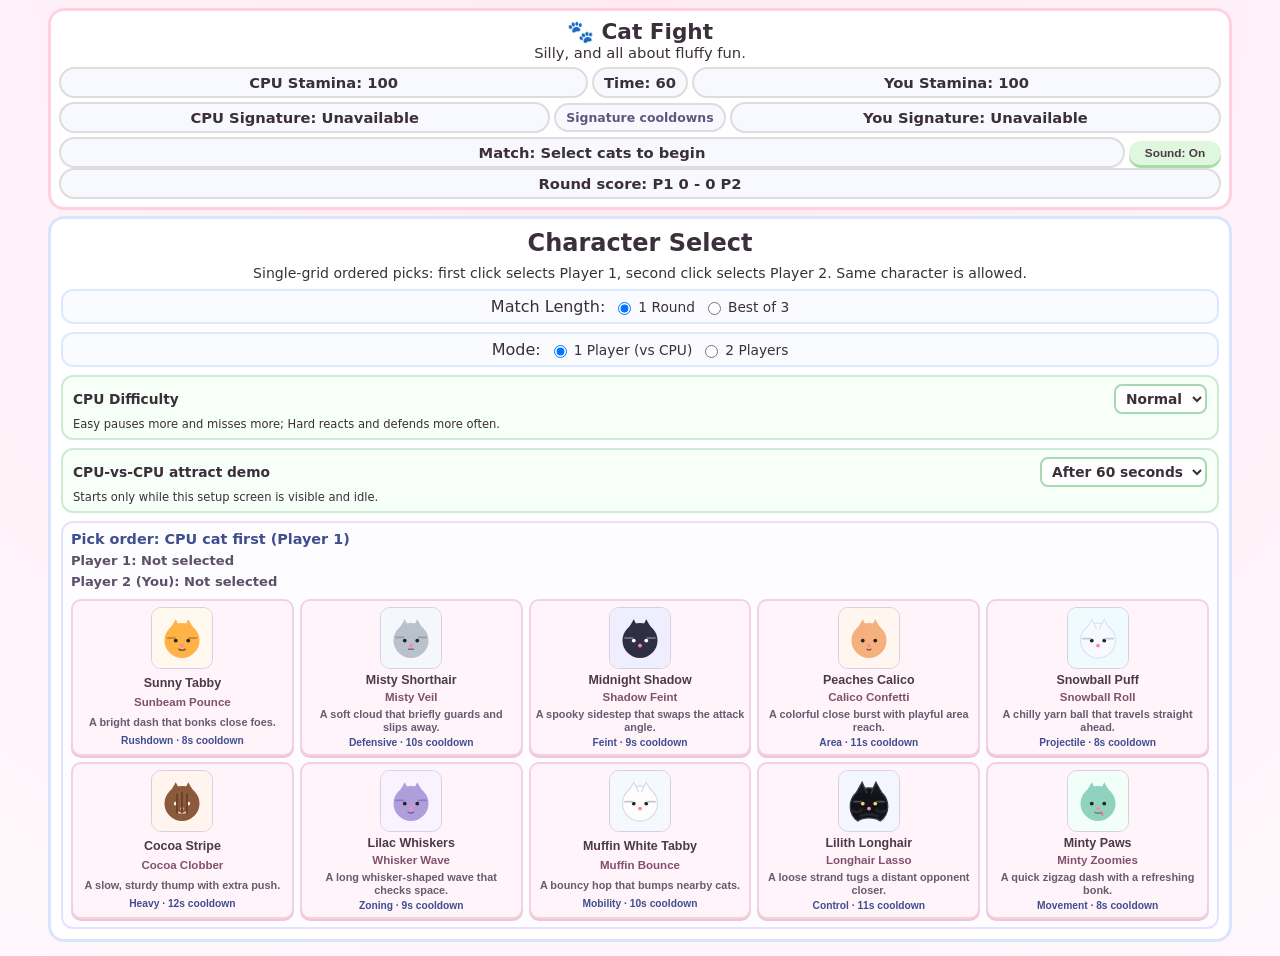
<file: index.html>
<!doctype html>
<html lang="en">
  <head>
    <meta charset="UTF-8" />
    <meta name="viewport" content="width=device-width, initial-scale=1.0" />
    <meta http-equiv="refresh" content="0; url=./docs/" />
    <title>Cat Fight</title>
    <script>
      window.location.replace("./docs/");
    </script>
  </head>
  <body>
    <p>Redirecting to <a href="./docs/">Cat Fight</a>…</p>
  </body>
</html>
</file>
<file: cat-fight/styles.css>
:root {
  --bg: #fff7fb;
  --panel: #ffffff;
  --ink: #3a2f3a;
  --accent: #ff8ab6;
  --accent-2: #90d9ff;
  --ok: #76d67d;
}

* {
  box-sizing: border-box;
}

body {
  margin: 0;
  font-family: "Comic Sans MS", "Trebuchet MS", system-ui, sans-serif;
  background: radial-gradient(circle at top, #ffeaf3, var(--bg));
  color: var(--ink);
  overflow: auto;
}

.app {
  width: min(1200px, 100%);
  margin: 0 auto;
  min-height: 100dvh;
  height: auto;
  padding: 8px;
  display: flex;
  flex-direction: column;
  gap: 6px;
}

.hud {
  background: var(--panel);
  border: 3px solid #ffd0e2;
  border-radius: 16px;
  padding: 8px;
  text-align: center;
}

.hud h1 {
  margin: 0;
  font-size: 1.35rem;
}

.tagline {
  margin: 0 0 6px;
  font-size: 0.92rem;
}

.hud-row {
  display: grid;
  grid-template-columns: 1fr auto 1fr;
  gap: 4px;
  align-items: center;
}

.meter {
  background: #f8f8ff;
  border: 2px solid #ddd;
  border-radius: 999px;
  padding: 5px 10px;
  font-size: 0.92rem;
  font-weight: bold;
}

.meter-wide {
  width: 100%;
  min-width: 0;
}

.hud-row-secondary {
  margin-top: 4px;
  grid-template-columns: 1fr auto;
}

.signature-row {
  margin-top: 4px;
  grid-template-columns: 1fr auto 1fr;
}

.cooldown-meter {
  min-width: 0;
  transition: background-color 120ms ease, border-color 120ms ease;
}

.cooldown-meter.cooling {
  background: #fff3df;
  border-color: #efbd75;
}

.cooldown-help {
  color: #5f5780;
  font-size: 0.78rem;
}

.hidden {
  display: none !important;
}

.select-screen {
  background: #ffffff;
  border: 3px solid #d8e4ff;
  border-radius: 16px;
  padding: 10px;
  display: grid;
  gap: 8px;
}

.select-screen h2 {
  margin: 0;
  text-align: center;
}

.select-help {
  margin: 0;
  text-align: center;
  font-size: 0.88rem;
}

.match-length {
  display: flex;
  flex-wrap: wrap;
  gap: 8px;
  align-items: center;
  justify-content: center;
  background: #f9fbff;
  border: 2px solid #dce9ff;
  border-radius: 12px;
  padding: 6px;
}

.match-length label {
  display: inline-flex;
  align-items: center;
  gap: 4px;
  font-size: 0.86rem;
}

.select-single-box {
  background: #fdfcff;
  border: 2px solid #e9dfff;
  border-radius: 12px;
  padding: 8px;
  display: grid;
  gap: 6px;
}

.pick-order {
  margin: 0;
  font-size: 0.9rem;
  font-weight: 700;
  color: #3f4e8f;
}

.selected-name {
  margin: 0;
  font-size: 0.82rem;
  font-weight: bold;
  color: #5c4f67;
}

.cat-grid {
  display: grid;
  grid-template-columns: repeat(5, minmax(96px, 1fr));
  gap: 6px;
}

.cat-grid-single {
  margin-top: 4px;
}

.cat-option {
  text-align: center;
  border: 2px solid #f1d2e2;
  background: #fff4fa;
  color: #4c3a46;
  border-radius: 10px;
  padding: 6px 5px;
  box-shadow: 0 2px 0 #f2c4d8;
  font-size: 0.78rem;
  display: grid;
  gap: 4px;
  justify-items: center;
}

.cat-option.active-p1 {
  border-color: #7eb6ff;
  background: #ebf4ff;
  box-shadow: 0 2px 0 #8cc2ff;
}

.cat-option.active-p2 {
  border-color: #ffb27f;
  background: #fff1e6;
  box-shadow: 0 2px 0 #ffc598;
}

.cat-option.active-p1.active-p2 {
  border-image: linear-gradient(135deg, #7eb6ff, #ffb27f) 1;
  border-width: 2px;
  border-style: solid;
}

.cat-option-image {
  width: 62px;
  height: 62px;
  object-fit: contain;
  border-radius: 10px;
  background: #fff;
  border: 1px solid #d8d0e0;
}

.cat-option-name {
  line-height: 1.15;
}

.cat-option-signature {
  color: #80506d;
  font-size: 0.72rem;
  font-weight: 800;
  line-height: 1.1;
}

.cat-option-description {
  color: #665c70;
  font-size: 0.68rem;
  line-height: 1.15;
}

.cat-option-style {
  color: #3f4e8f;
  font-size: 0.64rem;
  font-weight: 700;
}

.game-wrap {
  margin-top: 0;
  background: #ffffff;
  border: 3px solid #d8e4ff;
  border-radius: 16px;
  padding: 2px;
  position: relative;
  flex: 1 1 auto;
  min-height: 0;
  max-height: calc(100dvh - 360px);
  display: grid;
  place-items: center;
}

canvas {
  width: auto;
  aspect-ratio: 16 / 9;
  height: min(500px, calc(100dvh - 366px));
  max-height: min(500px, calc(100dvh - 366px));
  max-width: 100%;
  display: block;
  margin: 0 auto;
  border-radius: 12px;
  background: linear-gradient(#b5ecff, #e7faff 60%, #c2f0ba 60%, #a6e09d);
}

.announcement {
  position: absolute;
  inset: 0;
  display: grid;
  place-items: center;
  font-size: clamp(1.2rem, 4vw, 2.2rem);
  font-weight: 900;
  color: #ff3b87;
  text-shadow: 2px 2px 0 #fff;
  pointer-events: none;
  transition: transform 120ms ease, opacity 120ms ease;
}

.difficulty-setting,
.attract-setting {
  display: grid;
  grid-template-columns: 1fr auto;
  gap: 3px 8px;
  align-items: center;
  background: #f6fff8;
  border: 2px solid #ccebd4;
  border-radius: 12px;
  padding: 7px 10px;
  font-size: 0.86rem;
  font-weight: 700;
}

.difficulty-setting select,
.attract-setting select {
  border: 2px solid #a8d8b2;
  border-radius: 8px;
  padding: 4px 6px;
  background: #fff;
  color: var(--ink);
  font: inherit;
}

.difficulty-setting small,
.attract-setting small {
  grid-column: 1 / -1;
  font-size: 0.72rem;
  font-weight: 400;
}

.announcement:not(:empty) {
  animation: announcement-pop 320ms ease-out;
}

.sound-toggle {
  min-width: 92px;
  background: #e7f8ff;
  box-shadow: 0 3px 0 #b4e2f2;
}

.sound-toggle[aria-pressed="true"] {
  background: #dff7df;
  box-shadow: 0 3px 0 #a9dca9;
}

.game-wrap.shake-light {
  animation: shake-light 120ms ease-out;
}

.game-wrap.shake-strong {
  animation: shake-strong 180ms ease-out;
}

.meter.damage-flash {
  animation: meter-flash 300ms ease-out;
}

button:focus-visible,
input:focus-visible + span,
label:has(input:focus-visible) {
  outline: 3px solid #3f8cff;
  outline-offset: 2px;
}

.visually-hidden {
  position: absolute;
  width: 1px;
  height: 1px;
  padding: 0;
  margin: -1px;
  overflow: hidden;
  clip: rect(0, 0, 0, 0);
  white-space: nowrap;
  border: 0;
}

@keyframes announcement-pop {
  from { opacity: 0; transform: scale(0.82); }
  to { opacity: 1; transform: scale(1); }
}

@keyframes shake-light {
  0%, 100% { transform: translateX(0); }
  35% { transform: translateX(-3px); }
  70% { transform: translateX(3px); }
}

@keyframes shake-strong {
  0%, 100% { transform: translate(0); }
  25% { transform: translate(-5px, 2px); }
  50% { transform: translate(5px, -2px); }
  75% { transform: translate(-3px, 1px); }
}

@keyframes meter-flash {
  0% { background: #ffd7df; border-color: #ff6f8f; }
  100% { background: #f8f8ff; border-color: #ddd; }
}

@media (prefers-reduced-motion: reduce) {
  *, *::before, *::after {
    animation-duration: 0.01ms !important;
    animation-iteration-count: 1 !important;
    scroll-behavior: auto !important;
    transition-duration: 0.01ms !important;
  }
}

.controls {
  margin-top: 0;
  display: grid;
  grid-template-columns: 1fr 1fr;
  gap: 4px;
}

.controls-col {
  background: var(--panel);
  border: 3px solid #dff0ff;
  border-radius: 16px;
  padding: 5px;
}

.controls-col h2 {
  margin-top: 0;
  margin-bottom: 2px;
  font-size: 0.82rem;
}

.controls-col p {
  margin: 0 0 3px;
  font-size: 0.72rem;
}

.touch-grid {
  display: grid;
  grid-template-columns: repeat(3, minmax(56px, 1fr));
  gap: 4px;
}

button {
  border: 0;
  border-radius: 12px;
  padding: 5px;
  font-size: 0.74rem;
  background: #ffe5f0;
  color: #4c3a46;
  font-weight: bold;
  box-shadow: 0 3px 0 #f2c4d8;
}

button:active {
  transform: translateY(2px);
  box-shadow: 0 1px 0 #f2c4d8;
}

footer {
  margin-top: 0;
  display: flex;
  justify-content: center;
}

#resetButton {
  padding: 5px 10px;
  font-size: 0.8rem;
  background: var(--accent-2);
  box-shadow: 0 3px 0 #64bddd;
}

.touch-grid button {
  touch-action: none;
}

.signature-button {
  grid-column: 1 / -1;
  background: #e9ddff;
  box-shadow: 0 3px 0 #c5b1ed;
}

@media (max-width: 800px) {
  .app {
    min-height: 100vh;
  }

  .game-wrap {
    max-height: none;
  }

  .controls {
    grid-template-columns: 1fr;
  }

  .cat-grid {
    grid-template-columns: repeat(2, minmax(110px, 1fr));
  }

  .hud-row {
    grid-template-columns: 1fr;
  }

  .signature-row {
    grid-template-columns: 1fr;
  }

  canvas {
    width: 100%;
    height: auto;
    max-height: none;
  }
}

@media (max-height: 620px) and (min-width: 801px) {
  .app {
    min-height: 620px;
  }

  .game-wrap {
    max-height: 390px;
  }

  canvas {
    width: auto;
    height: 370px;
    max-height: 370px;
  }
}
</file>
